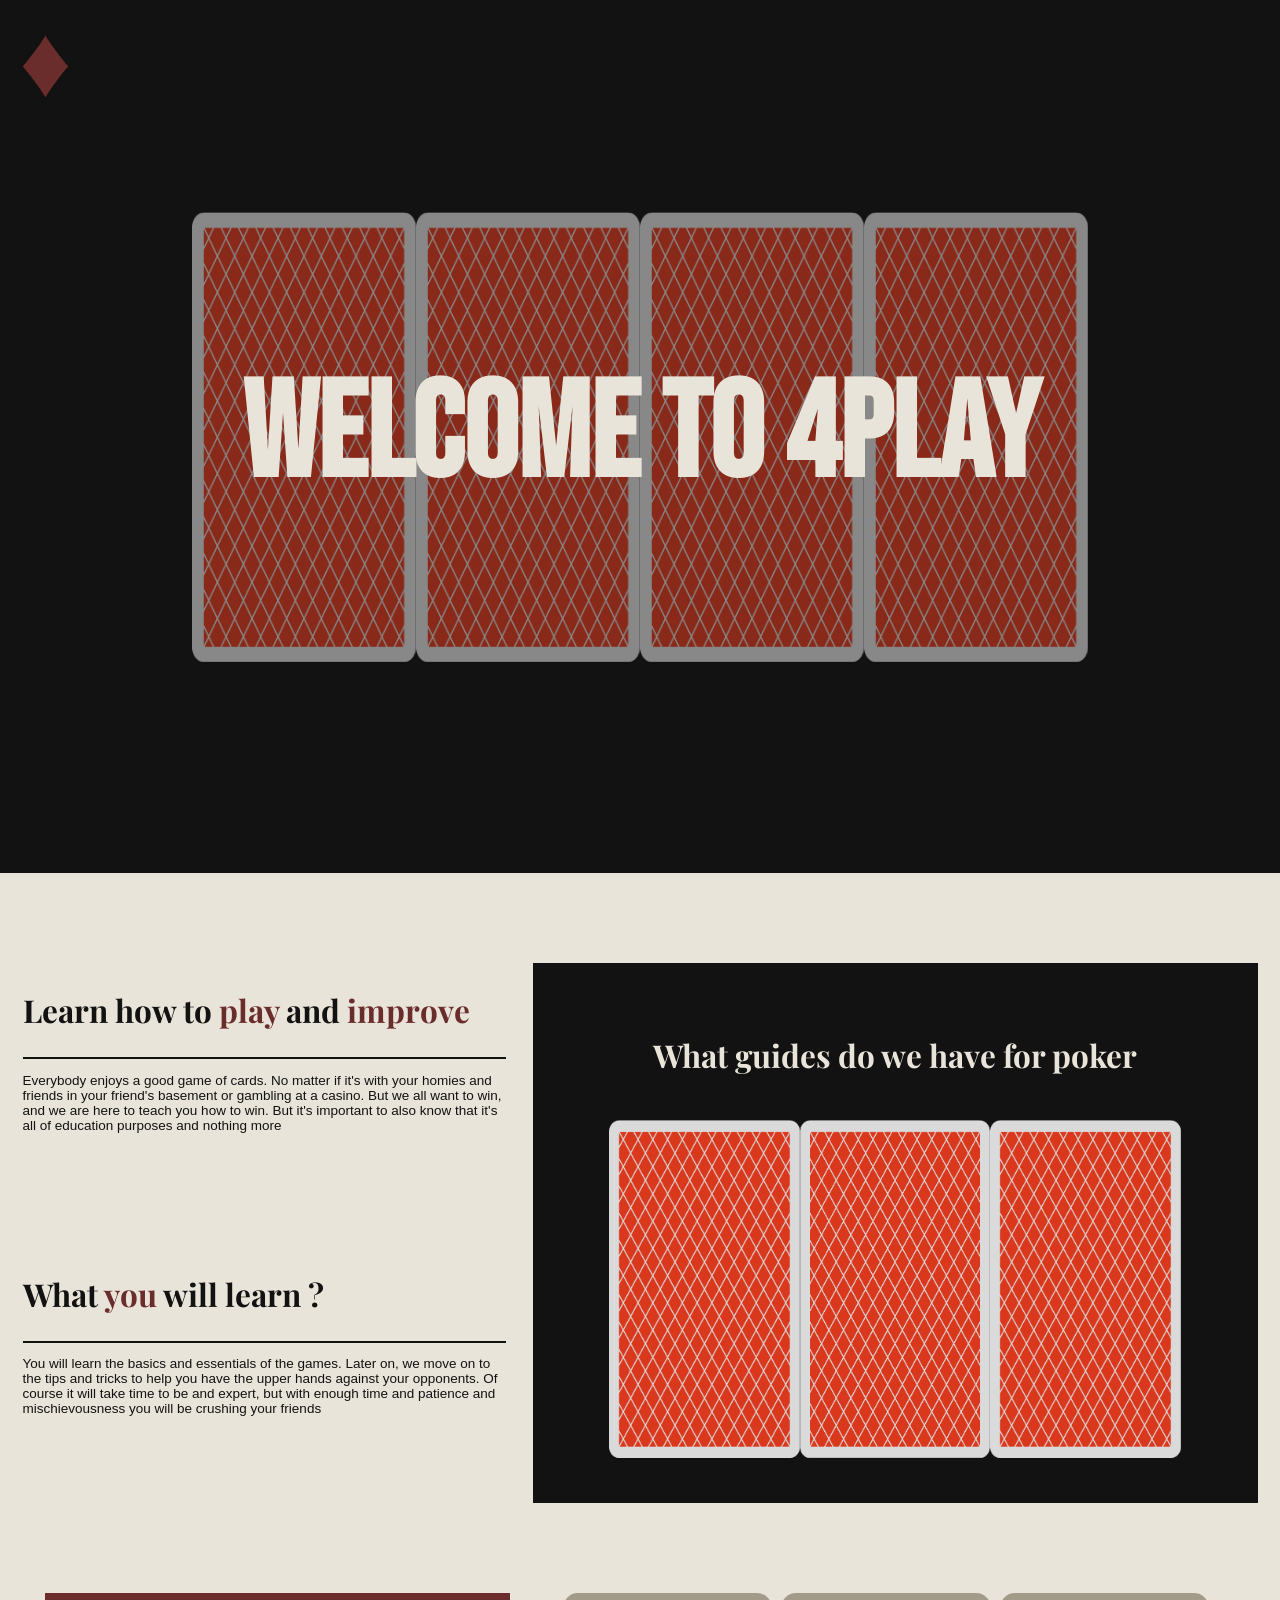
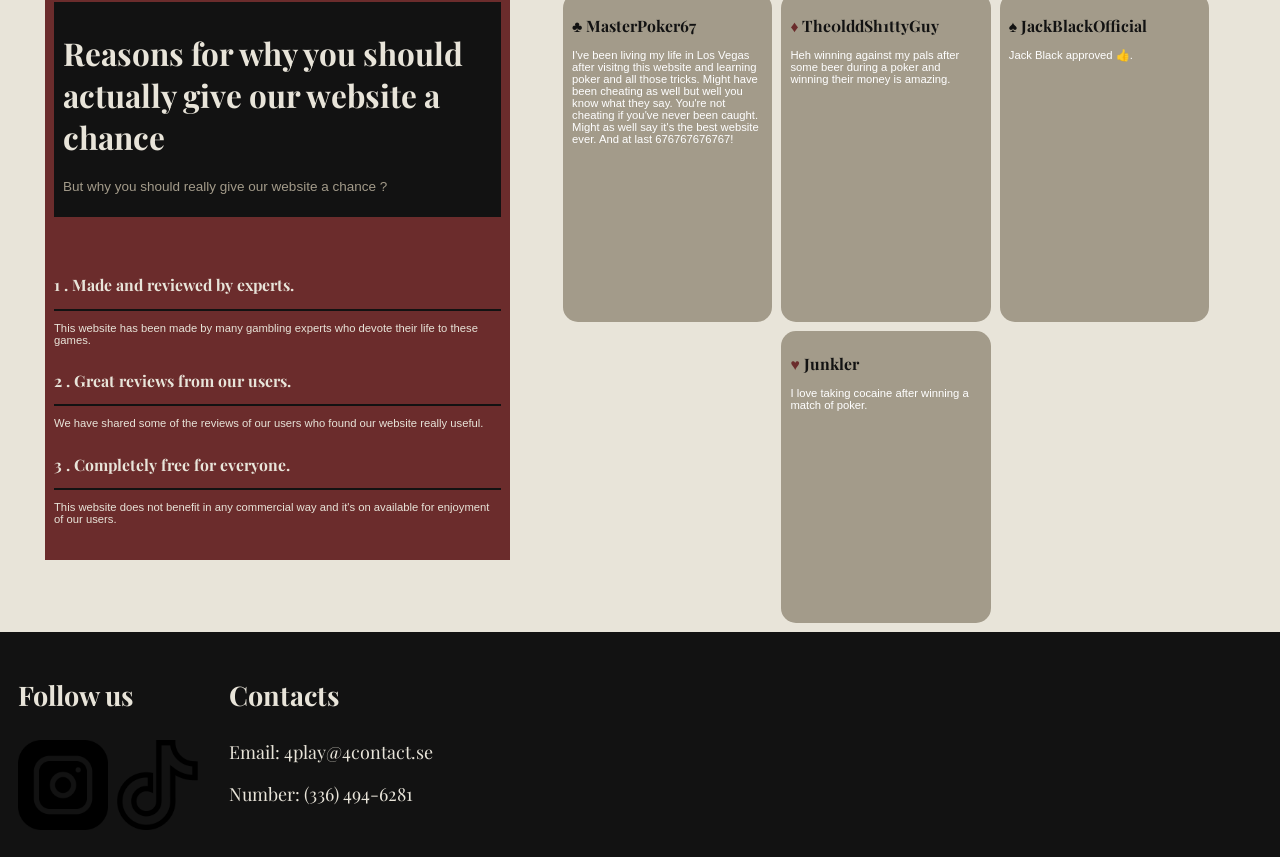
<file: index.html>
<!DOCTYPE html>
<html lang="en">
<head>
  <meta charset="UTF-8">
  <meta name="viewport" content="width=device-width, initial-scale=1.0">
  <link rel="preconnect" href="https://fonts.googleapis.com">
  <link rel="preconnect" href="https://fonts.gstatic.com" crossorigin>
  <link href="https://fonts.googleapis.com/css2?family=Archivo+Black&family=Bebas+Neue&display=swap&family=Playfair+Display:ital,wght@0,400..900;1,400..900&display=swap" rel="stylesheet">
  <link rel="stylesheet" href="./css/style.css">
  <title>4Play</title>
</head>
<body>

  <nav class="navigation">
    <ul>
      <li class="nav-items"><a href="index.html">Main</a></li>
      <li class="nav-items"><a href="poker.html">Basics</a></li>
      <li class="nav-items"><a href="tips.html">Tips & tricks</a></li>
      <li class="nav-items"><a href="hands.html">Poker hands</a></li>
    </ul>
  </nav>

  <div class="fade-layer"></div>
  
  <div class="menu-button">
    <i class="menu-icon"><b>♦</b></i>
  </div>


  <div class="main-page">
    <h1 class="main-page-h"><b>Welcome to 4Play</b></h1>
    <div class="cards main-cards">
      <div class="card main-card">
        <img  class="front-card" src="img/playingcards_bridgesize_png/C-1.png" alt="">
        <img class="back-card" src="img/playingcards_bridgesize_png/Back-R.png" alt="">
      </div>
      <div class="card main-card"> 
        <img class="front-card" src="img/playingcards_bridgesize_png/D-1.png" alt="">
        <img class="back-card" src="img/playingcards_bridgesize_png/Back-R.png" alt="">
      </div>
      <div class="card main-card"> 
        <img class="front-card" src="img/playingcards_bridgesize_png/S-1.png" alt="">
        <img class="back-card" src="img/playingcards_bridgesize_png/Back-R.png" alt="">
      </div>
      <div class="card main-card">
        <img class="front-card" src="img/playingcards_bridgesize_png/H-1.png" alt=""> 
        <img class="back-card" src="img/playingcards_bridgesize_png/Back-R.png" alt="">
      </div>
    </div>

  </div>


  <div class="wrapper" id="about">

    <div id="about-intro">
      <h2 class="h-about">
        Learn how to <span class="highlight">play</span> and <span class="highlight">improve</span>
      </h2>

      <div class="about-line"></div>

      <p class="p-about">
        Everybody enjoys a good game of cards. No matter if it's with your homies and friends in your friend's basement or gambling at a casino. But we all want to win, and we are here to teach you how to win. But it's important to also know that it's all of education purposes and nothing more
      </p>
    </div>

    <div id="game">
      <h2 id="h2-about">What guides do we have for poker</h2>

      <div class="cards" id="about-cards">

        <div class="card about-card" >
          <div class="front-card"> 
            <h2>Basics</h2>
            <p>New to poker? This section covers the fundamentals you need to start playing. Learn how the game works, the basic rules, and what happens during a round. It’s a quick and easy way to understand the flow of the game before moving on to strategy.</p>
          </div>
          <img class="back-card" src="img/playingcards_bridgesize_png/Back-R.png" alt="">
        </div>

        <div class="card about-card" >
          <div class="front-card">
            <h2>Poker hands</h2>
            <p>Not sure which hands are strong or weak? Here you’ll find all poker hand rankings explained from best to worst. Knowing your hands is essential, since every decision you make depends on how strong your cards are.</p>
          </div>
          <img class="back-card" src="img/playingcards_bridgesize_png/Back-R.png" alt="">
        </div>

        <div class="card about-card" >
          <div class="front-card">
            <h2>Tips and Tricks</h2>
            <p>Want to improve your game? This section gives you simple but effective tips to play smarter. Learn how to avoid common mistakes, make better decisions, and gain an edge over other players.</p>
          </div>
          <img class="back-card" src="img/playingcards_bridgesize_png/Back-R.png" alt="">
        </div>

      </div>
    </div>


    <div id="learn">
      <h2 class="h-about">What <span class="highlight">you</span> will learn ?</h2>
      <div class="about-line"></div>
      <p class="p-about">You will learn the basics and essentials of the games. Later on, we move on to the tips and tricks to help you have the upper hands against your opponents. Of course it will take time to be and expert, but with enough time and patience and mischievousness you will be crushing your friends</p>
    </div>
  </div>

  <div class="wrapper" id="benefits-wrapper">

      <div id="reasons-for-why">

        <div id="header-benefits">
          <h1 id="h-main-benefit">Reasons for why you should actually give our website a chance</h1>
          <p id="p-main-benefit">But why you should really give our website a chance ?</p>
        </div>

        <div id="benefits">
          <div class="benefit">
            <h2 class="h-benefit"><b>1 . Made and reviewed by experts.</b></h2>
            <div class="about-line"></div>
            <p class="p-benefit">This website has been made by many gambling experts who devote their life to these games.</p>
          </div>

          <div class="benefit">
            <h2 class="h-benefit"><b>2 . Great reviews from our users.</b></h2>
            <div class="about-line"></div>
            <p class="p-benefit">We have shared some of the reviews of our users who found our website really useful.</p>
          </div>

          <div class="benefit">
            <h2 class="h-benefit"><b>3 . Completely free for everyone.</b></h2>
            <div class="about-line"></div>
            <p class="p-benefit">This website does not benefit in any commercial way and it's on available for enjoyment of our users.</p>
          </div>
        </div>
      </div>

      <div id="reviews">
        <div class="review">

          <h2 class="user"> <span class="symbols black">♣</span> MasterPoker67</h2>
          <p class="user-review">I've been living my life in Los Vegas after visitng this website and learning poker and all those tricks. Might have been cheating as well but well you know what they say. You're not cheating if you've never been caught. 
            Might as well say it's the best website ever. And at last 676767676767!
          </p>

        </div>
        <div class="review">

          <h2 class="user"> <span class="symbols red">♦</span> The0lddSh1ttyGuy</h2>
          <p class="user-review">Heh winning against my pals after some beer during a poker and winning their money is amazing.</p>

        </div>
        <div class="review">

          <h2 class="user"> <span class="symbols black">♠</span> JackBlackOfficial</h2>
          <p class="user-review"> Jack Black approved 👍.</p>

        </div>
        <div class="review">

          <h2 class="user"> <span class="symbols red">♥</span> Junkler</h2>
          <p class="user-review">I love taking cocaine after winning a match of poker.</p>

        </div>
        
      </div>
  </div>



  <div class="wrapperr" id="contact">
      <div class="follow">
          <h3 class="contact-header">Follow us</h3>
          <a href=""><img src="img/instagram.png" alt="" class="contact-image"></a>
          <a href=""><img src="img/tik-tok.png" alt="" class="contact-image"></a>
      </div>
      <div class="contact-list-">
          <h3 class="contact-header">Contacts</h3>
          <p class="contact-text">Email: 4play@4contact.se</p>
          <p class="contact-text">Number: (336) 494-6281</p>
      </div>
  </div>

  <script src="js/main.js"></script>
</body>
</html>
</file>
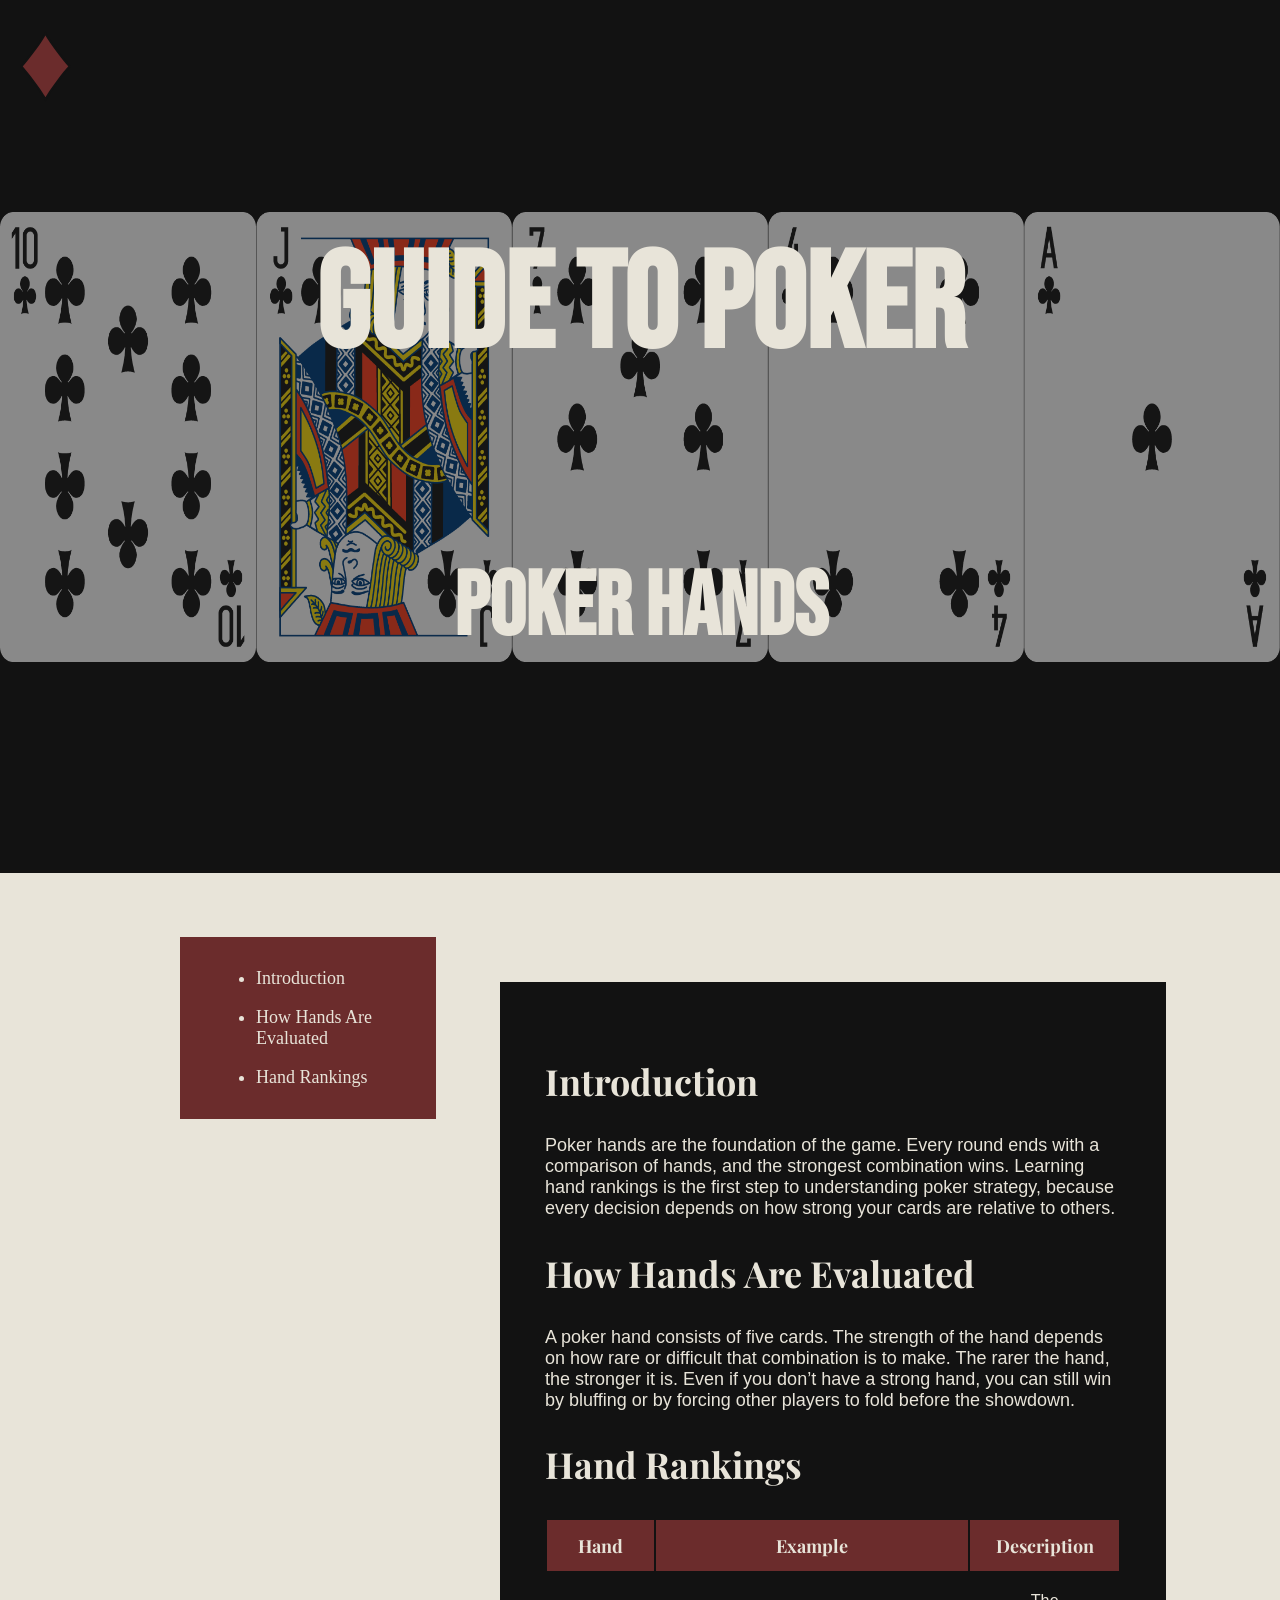
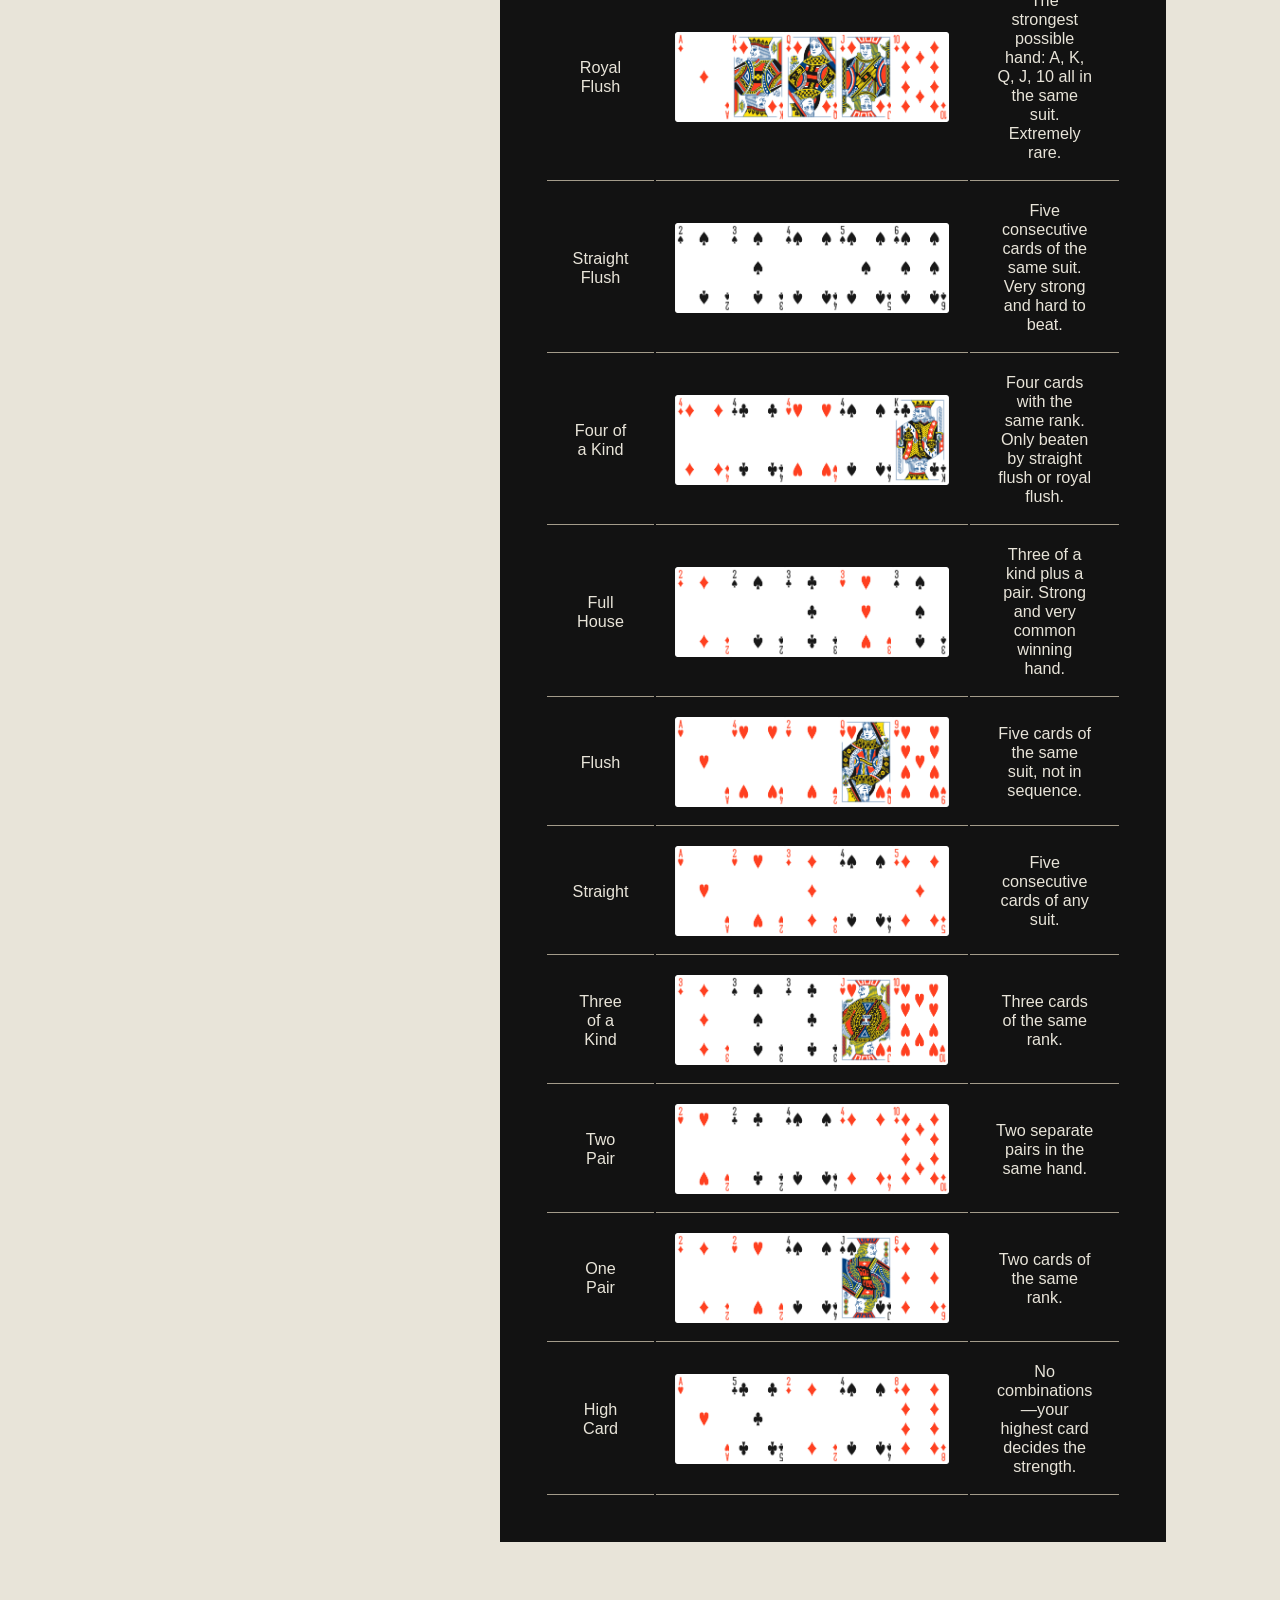
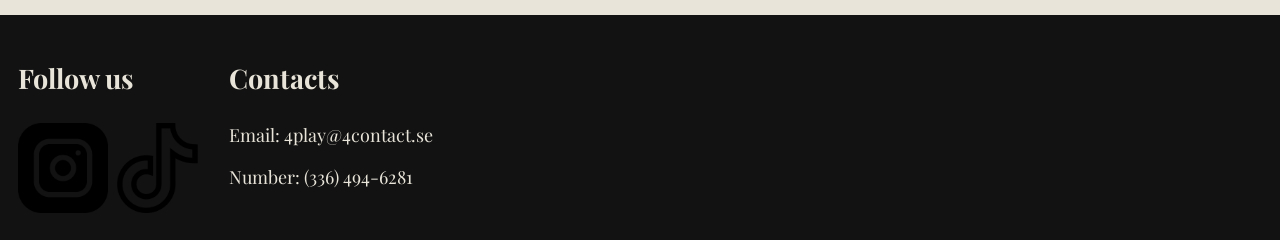
<file: hands.html>
<!DOCTYPE html>
<html lang="en">
<head>
    <meta charset="UTF-8">
    <meta name="viewport" content="width=device-width, initial-scale=1.0">
    <link rel="preconnect" href="https://fonts.googleapis.com">
    <link rel="preconnect" href="https://fonts.gstatic.com" crossorigin>
    <link href="https://fonts.googleapis.com/css2?family=Bebas+Neue&display=swap&family=Playfair+Display:ital,wght@0,400..900;1,400..900&display=swap" rel="stylesheet">
    <link rel="stylesheet" href="./css/style.css">
    <title>4Play</title>
</head>
<body>
    <nav class="navigation">
        <ul>
            <li class="nav-items"><a href="index.html">Main</a></li>
            <li class="nav-items"><a href="poker.html">Basics</a></li>
            <li class="nav-items"><a href="tips.html">Tips & tricks</a></li>
            <li class="nav-items"><a href="hands.html">Poker hands</a></li>
        </ul>
    </nav>

    <div class="fade-layer"></div>
    
    <div class="menu-button">
        <i class="menu-icon"><b>♦</b></i>
    </div>
    <div class="main-page" id="main">
        <h1 class="main-page-h"><b>GUIDE TO POKER</b></h1>
        <h2 class="main-page-sub"><b>Poker hands</b></h2>
        <div class="cards main-cards">
            <img src="img/playingcards_bridgesize_png/C-10.png" alt="" class="royal-flush main-card">
            <img src="img/playingcards_bridgesize_png/C-11.png" alt="" class="royal-flush main-card">
            <img src="img/playingcards_bridgesize_png/C-7.png" alt="" class="royal-flush main-card">
            <img src="img/playingcards_bridgesize_png/C-4.png" alt="" class="royal-flush main-card">
            <img src="img/playingcards_bridgesize_png/C-1.png" alt="" class="royal-flush main-card">
        </div>
    </div>
    <div id="main-basics">
        <div id="table-content">
            <ul id="list">
                <li class="list-content"><a href="#intro">Introduction</a></li>
                <li class="list-content"><a href="#Elv">How Hands Are Evaluated</a></li>
                <li class="list-content"><a href="#hands">Hand Rankings</a></li>
            </ul>
        </div>
        <div id="main-articale">
            <div class="articale-parts" id="intro">
                <h2 class="articale-headers">Introduction</h2>
                <p class="articale-paragraphs">
                   Poker hands are the foundation of the game. Every round ends with a comparison of hands, and the strongest combination wins. Learning hand rankings is the first step to understanding poker strategy, because every decision depends on how strong your cards are relative to others.
                </p>
            </div>
            <div class="articale-parts" id="Elv">
                <h2 class="articale-headers">How Hands Are Evaluated</h2>
                <p class="articale-paragraphs">
                   A poker hand consists of five cards. The strength of the hand depends on how rare or difficult that combination is to make. The rarer the hand, the stronger it is. Even if you don’t have a strong hand, you can still win by bluffing or by forcing other players to fold before the showdown.
                </p>
            </div>
            <div class="articale-parts" id="hands">
                <h2 class="articale-headers">Hand Rankings</h2>
                <table class="hands-table">
                    <thead>
                        <tr>
                            <th>Hand</th>
                            <th>Example</th>
                            <th>Description</th>
                        </tr>
                    </thead>
                    <tbody>
                        <tr>
                            <td>Royal Flush</td>
                            <td>
                                <div class="hand-example">
                                    <img src="img/playingcards_bridgesize_png/D-1.png" alt="">
                                    <img src="img/playingcards_bridgesize_png/D-13.png" alt="">
                                    <img src="img/playingcards_bridgesize_png/D-12.png" alt="">
                                    <img src="img/playingcards_bridgesize_png/D-11.png" alt="">
                                    <img src="img/playingcards_bridgesize_png/D-10.png" alt="">
                                </div>
                            </td>
                            <td>The strongest possible hand: A, K, Q, J, 10 all in the same suit. Extremely rare.</td>
                        </tr>
                        <tr>
                            <td>Straight Flush</td>
                            <td>
                                <div class="hand-example">
                                    <img src="img/playingcards_bridgesize_png/S-2.png" alt="">
                                    <img src="img/playingcards_bridgesize_png/S-3.png" alt="">
                                    <img src="img/playingcards_bridgesize_png/S-4.png" alt="">
                                    <img src="img/playingcards_bridgesize_png/S-5.png" alt="">
                                    <img src="img/playingcards_bridgesize_png/S-6.png" alt="">
                                </div>
                            </td>
                            <td>Five consecutive cards of the same suit. Very strong and hard to beat.</td>
                        </tr>
                        <tr>
                            <td>Four of a Kind</td>
                            <td>
                                <div class="hand-example">
                                    <img src="img/playingcards_bridgesize_png/D-4.png" alt="">
                                    <img src="img/playingcards_bridgesize_png/C-4.png" alt="">
                                    <img src="img/playingcards_bridgesize_png/H-4.png" alt="">
                                    <img src="img/playingcards_bridgesize_png/S-4.png" alt="">
                                    <img src="img/playingcards_bridgesize_png/C-13.png" alt="">
                                </div>
                            </td>
                            <td>Four cards with the same rank. Only beaten by straight flush or royal flush.</td>
                        </tr>
                        <tr>
                            <td>Full House</td>
                            <td>
                                <div class="hand-example">
                                    <img src="img/playingcards_bridgesize_png/D-2.png" alt="">
                                    <img src="img/playingcards_bridgesize_png/S-2.png" alt="">
                                    <img src="img/playingcards_bridgesize_png/C-3.png" alt="">
                                    <img src="img/playingcards_bridgesize_png/H-3.png" alt="">
                                    <img src="img/playingcards_bridgesize_png/S-3.png" alt="">
                                </div>
                            </td>
                            <td>Three of a kind plus a pair. Strong and very common winning hand.</td>
                        </tr>
                        <tr>
                            <td>Flush</td>
                            <td>
                                <div class="hand-example">
                                    <img src="img/playingcards_bridgesize_png/H-1.png" alt="">
                                    <img src="img/playingcards_bridgesize_png/H-4.png" alt="">
                                    <img src="img/playingcards_bridgesize_png/H-2.png" alt="">
                                    <img src="img/playingcards_bridgesize_png/H-12.png" alt="">
                                    <img src="img/playingcards_bridgesize_png/H-9.png" alt="">
                                </div>
                            </td>
                            <td>Five cards of the same suit, not in sequence.</td>
                        </tr>
                        <tr>
                            <td>Straight</td>
                            <td>
                                <div class="hand-example">
                                    <img src="img/playingcards_bridgesize_png/H-1.png" alt="">
                                    <img src="img/playingcards_bridgesize_png/H-2.png" alt="">
                                    <img src="img/playingcards_bridgesize_png/D-3.png" alt="">
                                    <img src="img/playingcards_bridgesize_png/S-4.png" alt="">
                                    <img src="img/playingcards_bridgesize_png/D-5.png" alt="">
                                </div>
                            </td>
                            <td>Five consecutive cards of any suit.</td>
                        </tr>
                        <tr>
                            <td>Three of a Kind</td>
                            <td>
                                <div class="hand-example">
                                    <img src="img/playingcards_bridgesize_png/D-3.png" alt="">
                                    <img src="img/playingcards_bridgesize_png/S-3.png" alt="">
                                    <img src="img/playingcards_bridgesize_png/C-3.png" alt="">
                                    <img src="img/playingcards_bridgesize_png/H-11.png" alt="">
                                    <img src="img/playingcards_bridgesize_png/H-10.png" alt="">
                                </div>
                            </td>
                            <td>Three cards of the same rank.</td>
                        </tr>
                        <tr>
                            <td>Two Pair</td>
                            <td>
                                <div class="hand-example">
                                    <img src="img/playingcards_bridgesize_png/H-2.png" alt="">
                                    <img src="img/playingcards_bridgesize_png/C-2.png" alt="">
                                    <img src="img/playingcards_bridgesize_png/S-4.png" alt="">
                                    <img src="img/playingcards_bridgesize_png/D-4.png" alt="">
                                    <img src="img/playingcards_bridgesize_png/D-10.png" alt="">
                                </div>
                            </td>
                            <td>Two separate pairs in the same hand.</td>
                        </tr>
                        <tr>
                            <td>One Pair</td>
                            <td>
                                <div class="hand-example">
                                    <img src="img/playingcards_bridgesize_png/D-2.png" alt="">
                                    <img src="img/playingcards_bridgesize_png/H-2.png" alt="">
                                    <img src="img/playingcards_bridgesize_png/S-4.png" alt="">
                                    <img src="img/playingcards_bridgesize_png/S-11.png" alt="">
                                    <img src="img/playingcards_bridgesize_png/D-6.png" alt="">
                                </div>
                            </td>
                            <td>Two cards of the same rank.</td>
                        </tr>
                        <tr>
                            <td>High Card</td>
                            <td>
                                <div class="hand-example">
                                    <img src="img/playingcards_bridgesize_png/H-1.png" alt="">
                                    <img src="img/playingcards_bridgesize_png/C-5.png" alt="">
                                    <img src="img/playingcards_bridgesize_png/D-2.png" alt="">
                                    <img src="img/playingcards_bridgesize_png/S-4.png" alt="">
                                    <img src="img/playingcards_bridgesize_png/D-8.png" alt="">
                                </div>
                            </td>
                            <td>No combinations—your highest card decides the strength.</td>
                        </tr>
                    </tbody>
                </table>
            </div>
        </div>
    </div>

    <div class="wrapperr" id="contact">
      <div class="follow">
          <h3 class="contact-header">Follow us</h3>
          <a href=""><img src="img/instagram.png" alt="" class="contact-image"></a>
          <a href=""><img src="img/tik-tok.png" alt="" class="contact-image"></a>
      </div>
      <div class="contact-list-">
          <h3 class="contact-header">Contacts</h3>
          <p class="contact-text">Email: 4play@4contact.se</p>
          <p class="contact-text">Number: (336) 494-6281</p>
      </div>
  </div>
    <script src="js/main.js"></script> 
</body>
</html>
</file>
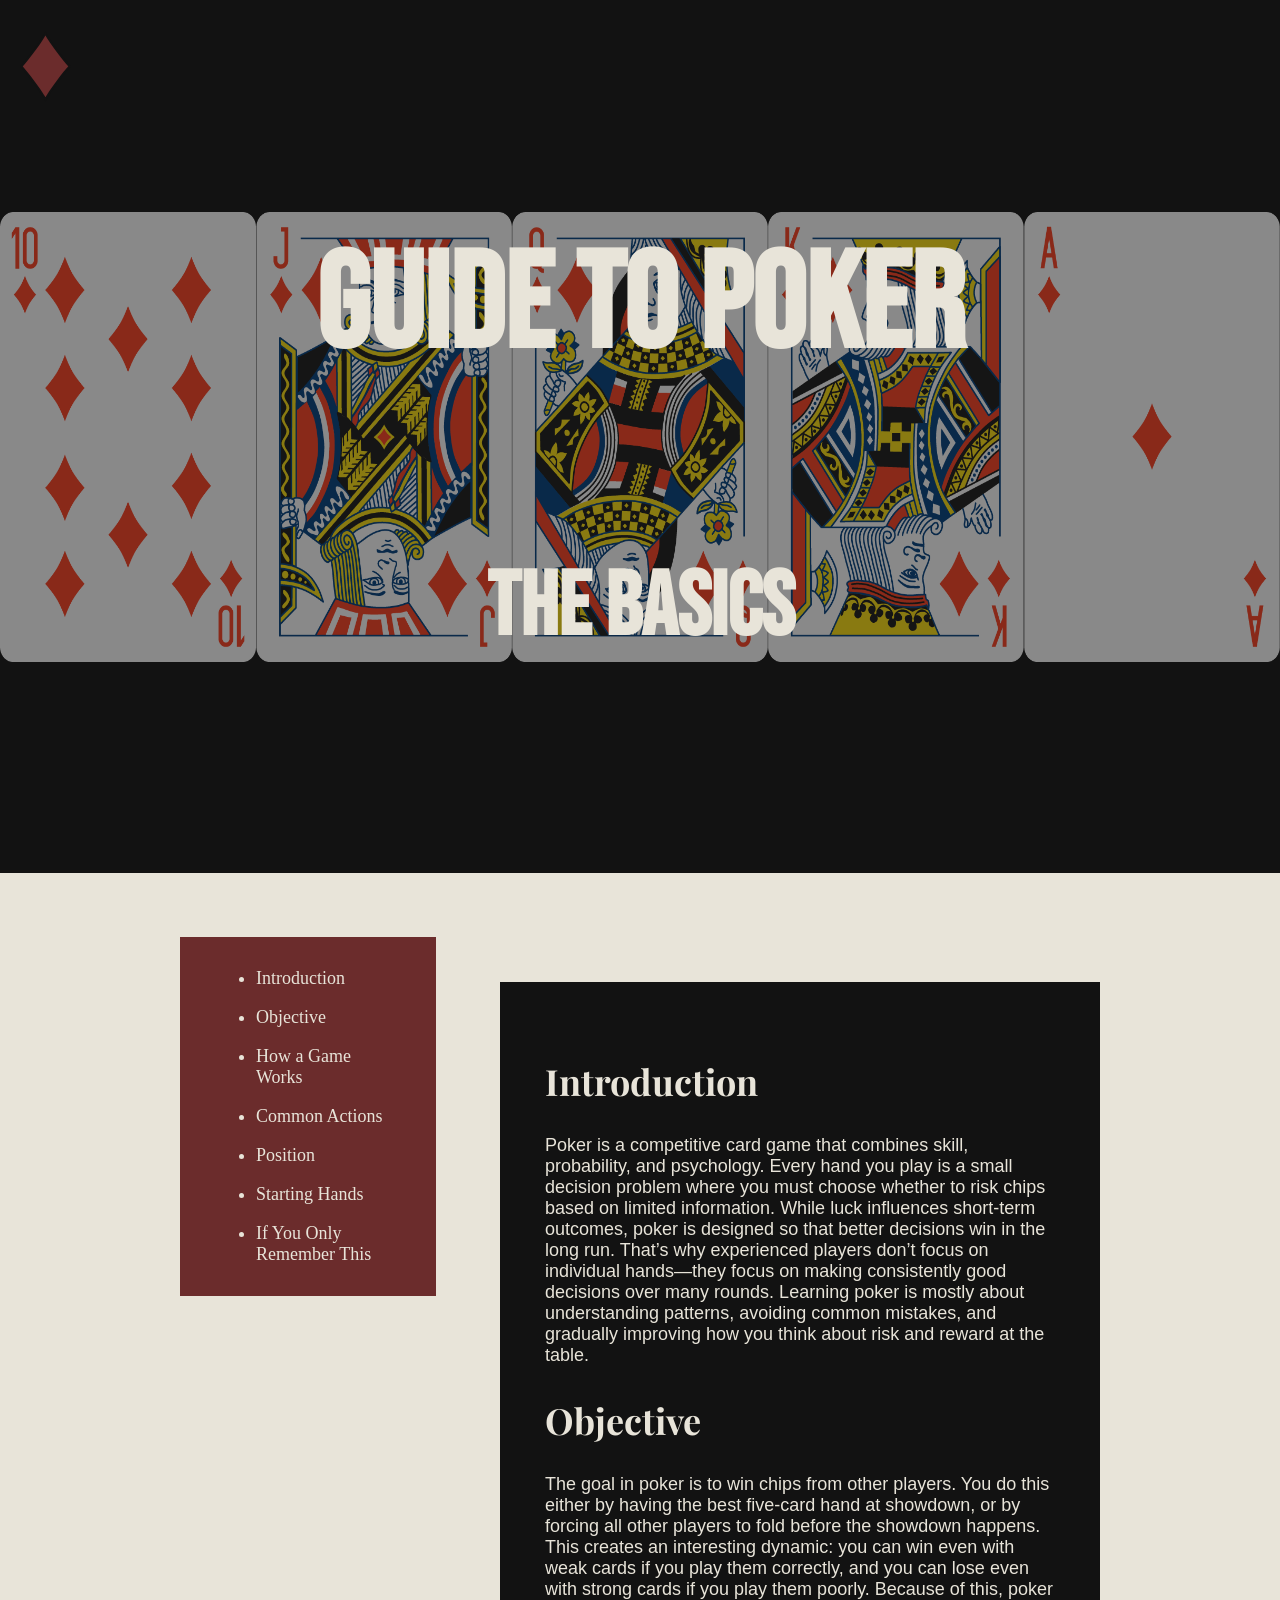
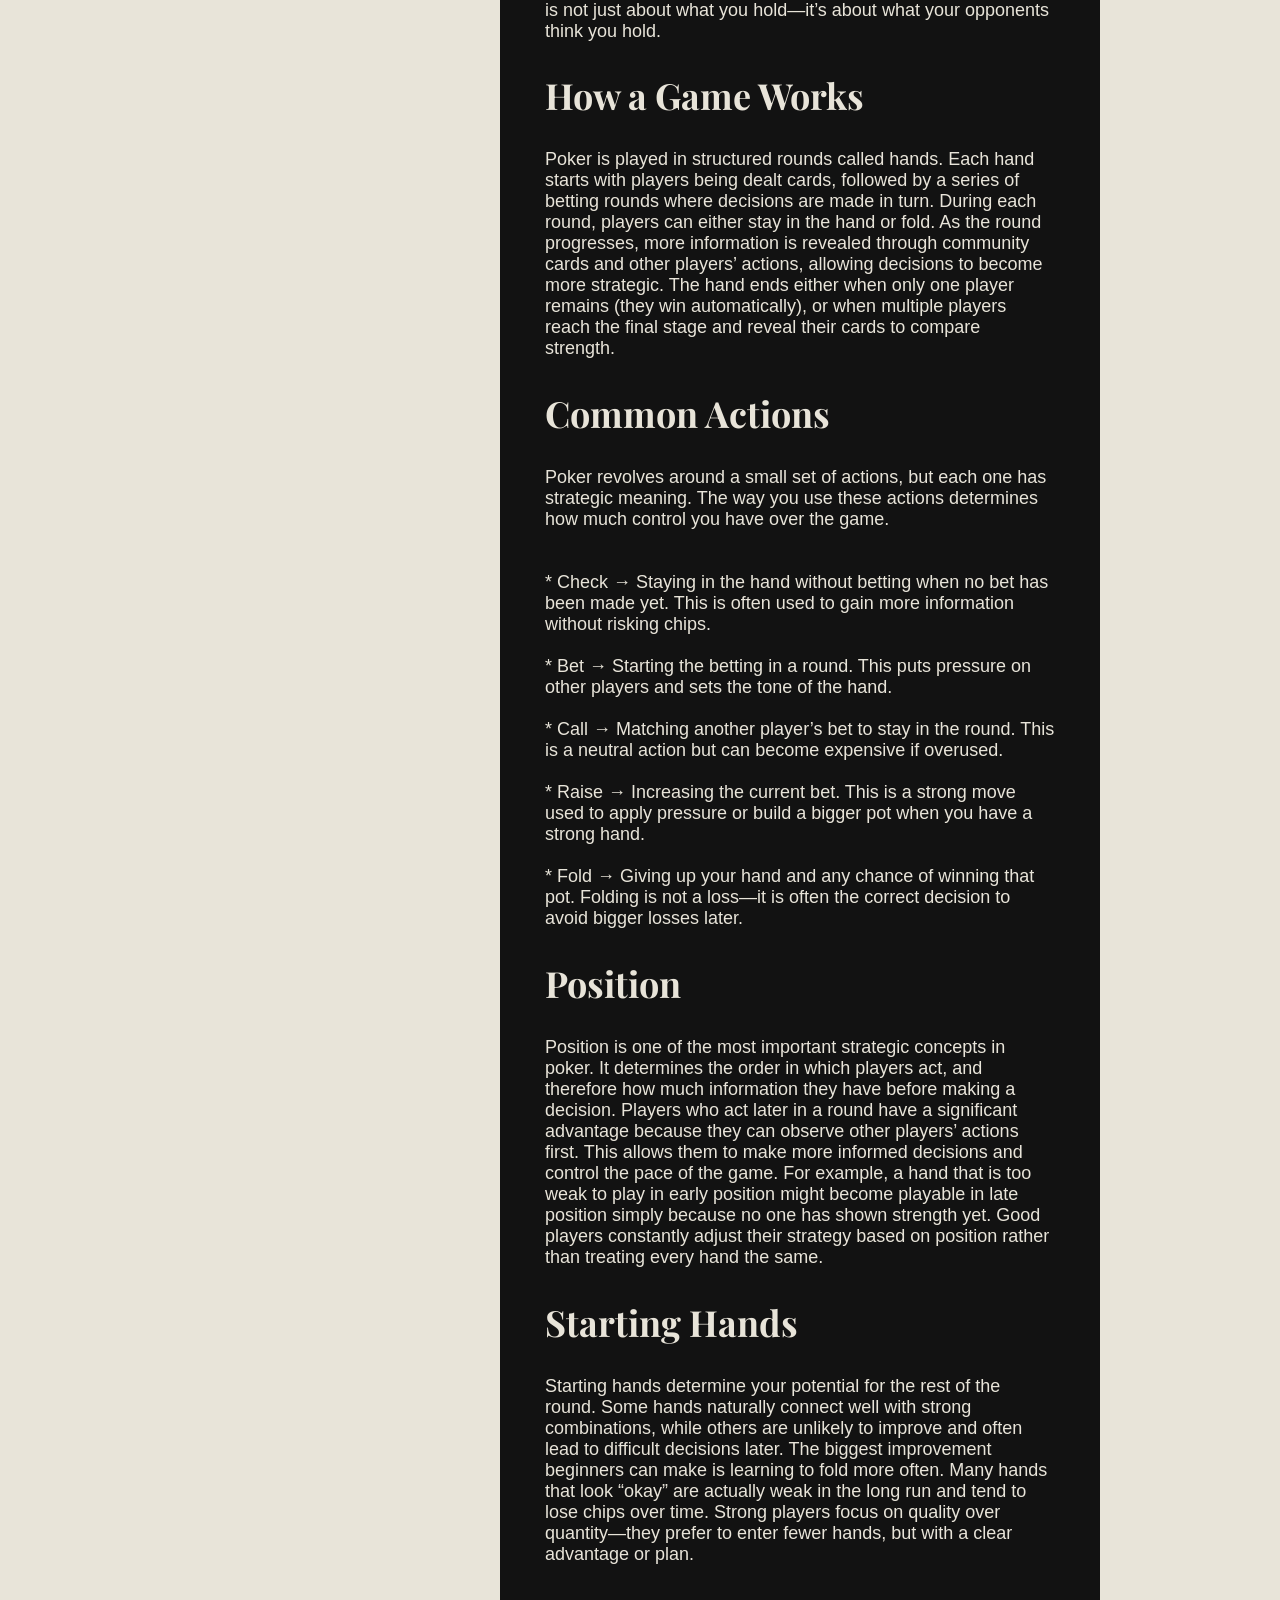
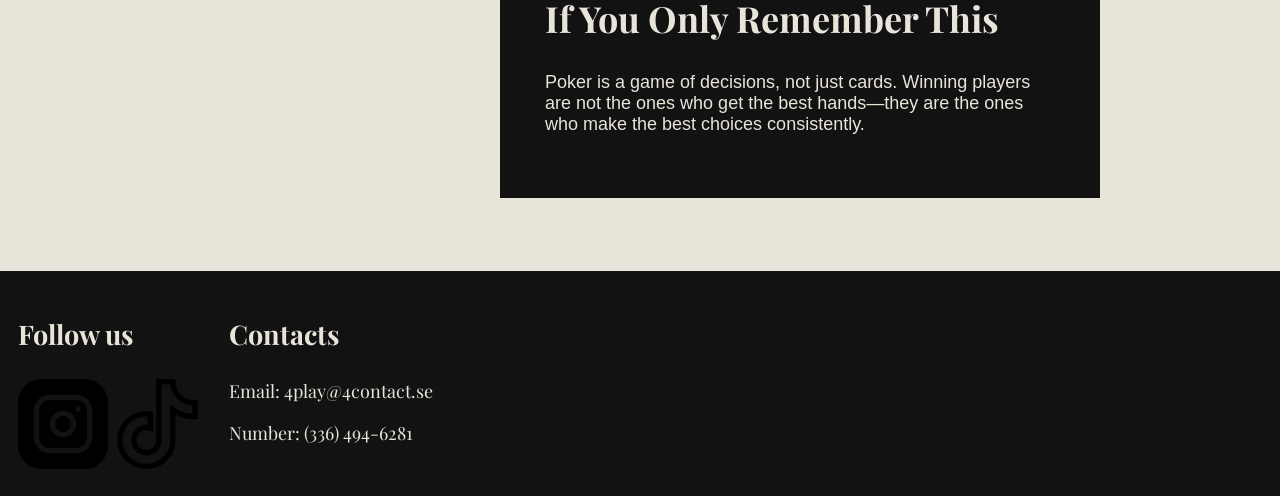
<file: poker.html>
<!DOCTYPE html>
<html lang="en">
<head>
    <meta charset="UTF-8">
    <meta name="viewport" content="width=device-width, initial-scale=1.0">
    <link rel="preconnect" href="https://fonts.googleapis.com">
    <link rel="preconnect" href="https://fonts.gstatic.com" crossorigin>
    <link href="https://fonts.googleapis.com/css2?family=Bebas+Neue&display=swap&family=Playfair+Display:ital,wght@0,400..900;1,400..900&display=swap" rel="stylesheet">
    <link rel="stylesheet" href="./css/style.css">
    <title>4Play</title>
</head>
<body>
    <nav class="navigation">
        <ul>
            <li class="nav-items"><a href="index.html">Main</a></li>
            <li class="nav-items"><a href="poker.html">Basics</a></li>
            <li class="nav-items"><a href="tips.html">Tips & tricks</a></li>
            <li class="nav-items"><a href="hands.html">Poker hands</a></li>
        </ul>
    </nav>

    <div class="fade-layer"></div>
    
    <div class="menu-button">
        <i class="menu-icon"><b>♦</b></i>
    </div>
    <div class="main-page" id="main">
        <h1 class="main-page-h"><b>GUIDE TO POKER</b></h1>
        <h2 class="main-page-sub"><b>The Basics</b></h2>
        <div class="cards main-cards">
            <img src="img/playingcards_bridgesize_png/D-10.png" alt="" class="royal-flush main-card">
            <img src="img/playingcards_bridgesize_png/D-11.png" alt="" class="royal-flush main-card">
            <img src="img/playingcards_bridgesize_png/D-12.png" alt="" class="royal-flush main-card">
            <img src="img/playingcards_bridgesize_png/D-13.png" alt="" class="royal-flush main-card">
            <img src="img/playingcards_bridgesize_png/D-1.png" alt="" class="royal-flush main-card">
        </div>
    </div>
    <div id="main-basics">
        <div id="table-content">
            <ul id="list">
                <li class="list-content"><a href="#intro">Introduction</a></li>
                <li class="list-content"><a href="#obj">Objective</a></li>
                <li class="list-content"><a href="#HGW">How a Game Works</a></li>
                <li class="list-content"><a href="#CA">Common Actions</a></li>
                <li class="list-content"><a href="#Pos">Position</a></li>
                <li class="list-content"><a href="#sh">Starting Hands</a></li>
                <li class="list-content"><a href="#iyort">If You Only Remember This</a></li>
            </ul>
        </div>
        <div id="main-articale">
            <div class="articale-parts" id="intro">
                <h2 class="articale-headers">Introduction</h2>
                <p class="articale-paragraphs">
                    Poker is a competitive card game that combines skill, probability, and psychology. Every hand you play is a small decision problem where you must choose whether to risk chips based on limited information.
                    While luck influences short-term outcomes, poker is designed so that better decisions win in the long run. That’s why experienced players don’t focus on individual hands—they focus on making consistently good decisions over many rounds.
                    Learning poker is mostly about understanding patterns, avoiding common mistakes, and gradually improving how you think about risk and reward at the table.
                </p>
            </div>
            <div class="articale-parts" id="Obj">
                <h2 class="articale-headers">Objective</h2>
                <p class="articale-paragraphs">
                    The goal in poker is to win chips from other players. You do this either by having the best five-card hand at showdown, or by forcing all other players to fold before the showdown happens.
                    This creates an interesting dynamic: you can win even with weak cards if you play them correctly, and you can lose even with strong cards if you play them poorly.
                    Because of this, poker is not just about what you hold—it’s about what your opponents think you hold.
                </p>
            </div>
            <div class="articale-parts" id="HGW">
                <h2 class="articale-headers">How a Game Works</h2>
                <p class="articale-paragraphs">
                    Poker is played in structured rounds called hands. Each hand starts with players being dealt cards, followed by a series of betting rounds where decisions are made in turn.
                    During each round, players can either stay in the hand or fold. As the round progresses, more information is revealed through community cards and other players’ actions, allowing decisions to become more strategic.
                    The hand ends either when only one player remains (they win automatically), or when multiple players reach the final stage and reveal their cards to compare strength.
                </p>
            </div>
            <div class="articale-parts" id="CA">
                <h2 class="articale-headers">Common Actions</h2>
                <p class="articale-paragraphs">
                    Poker revolves around a small set of actions, but each one has strategic meaning. The way you use these actions determines how much control you have over the game.<br>
                    <br>
                    <br>
                    * Check → Staying in the hand without betting when no bet has been made yet. This is often used to gain more information without risking chips. <br>
                    <br>    
                    * Bet → Starting the betting in a round. This puts pressure on other players and sets the tone of the hand. <br>
                    <br>
                    * Call → Matching another player’s bet to stay in the round. This is a neutral action but can become expensive if overused.<br>
                    <br>
                    * Raise → Increasing the current bet. This is a strong move used to apply pressure or build a bigger pot when you have a strong hand.<br>
                    <br>
                    * Fold → Giving up your hand and any chance of winning that pot. Folding is not a loss—it is often the correct decision to avoid bigger losses later.<br>
                </p>
            </div>
            <div class="articale-parts" id="Pos">
                <h2 class="articale-headers">Position</h2>
                <p class="articale-paragraphs">
                    Position is one of the most important strategic concepts in poker. It determines the order in which players act, and therefore how much information they have before making a decision.
                    Players who act later in a round have a significant advantage because they can observe other players’ actions first. This allows them to make more informed decisions and control the pace of the game.
                    For example, a hand that is too weak to play in early position might become playable in late position simply because no one has shown strength yet.
                    Good players constantly adjust their strategy based on position rather than treating every hand the same.
                </p>
            </div>
            <div class="articale-parts" id="sh">
                <h2 class="articale-headers">Starting Hands</h2>
                <p class="articale-paragraphs">
                    Starting hands determine your potential for the rest of the round. Some hands naturally connect well with strong combinations, while others are unlikely to improve and often lead to difficult decisions later.
                    The biggest improvement beginners can make is learning to fold more often. Many hands that look “okay” are actually weak in the long run and tend to lose chips over time.
                    Strong players focus on quality over quantity—they prefer to enter fewer hands, but with a clear advantage or plan.
                </p>
            </div>
            <div class="articale-parts" id="iyort">
                <h2 class="articale-headers">If You Only Remember This</h2>
                <p class="articale-paragraphs">
                    Poker is a game of decisions, not just cards. Winning players are not the ones who get the best hands—they are the ones who make the best choices consistently.
                </p>
            </div>

        </div>
    </div>

    <div class="wrapperr" id="contact">
      <div class="follow">
          <h3 class="contact-header">Follow us</h3>
          <a href=""><img src="img/instagram.png" alt="" class="contact-image"></a>
          <a href=""><img src="img/tik-tok.png" alt="" class="contact-image"></a>
      </div>
      <div class="contact-list-">
          <h3 class="contact-header">Contacts</h3>
          <p class="contact-text">Email: 4play@4contact.se</p>
          <p class="contact-text">Number: (336) 494-6281</p>
      </div>
  </div>
    <script src="js/main.js"></script> 
</body>
</html>
</file>
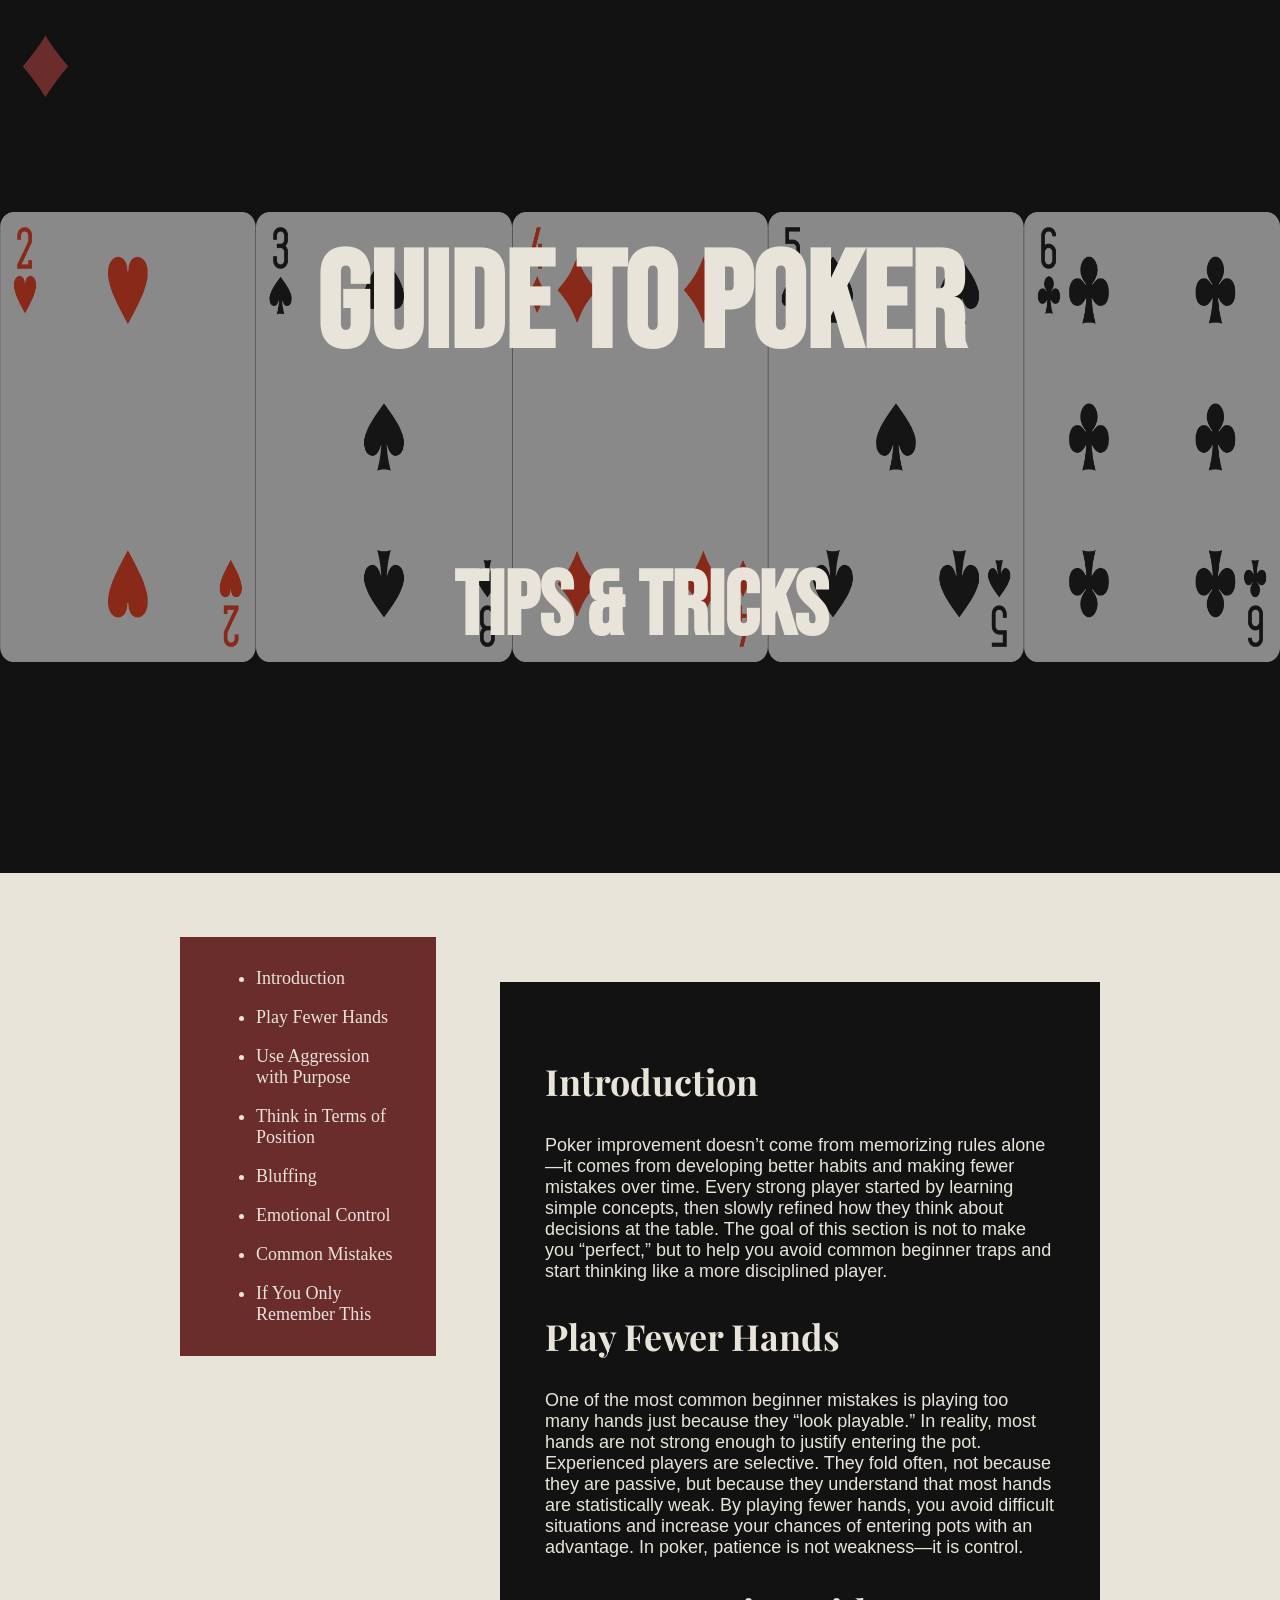
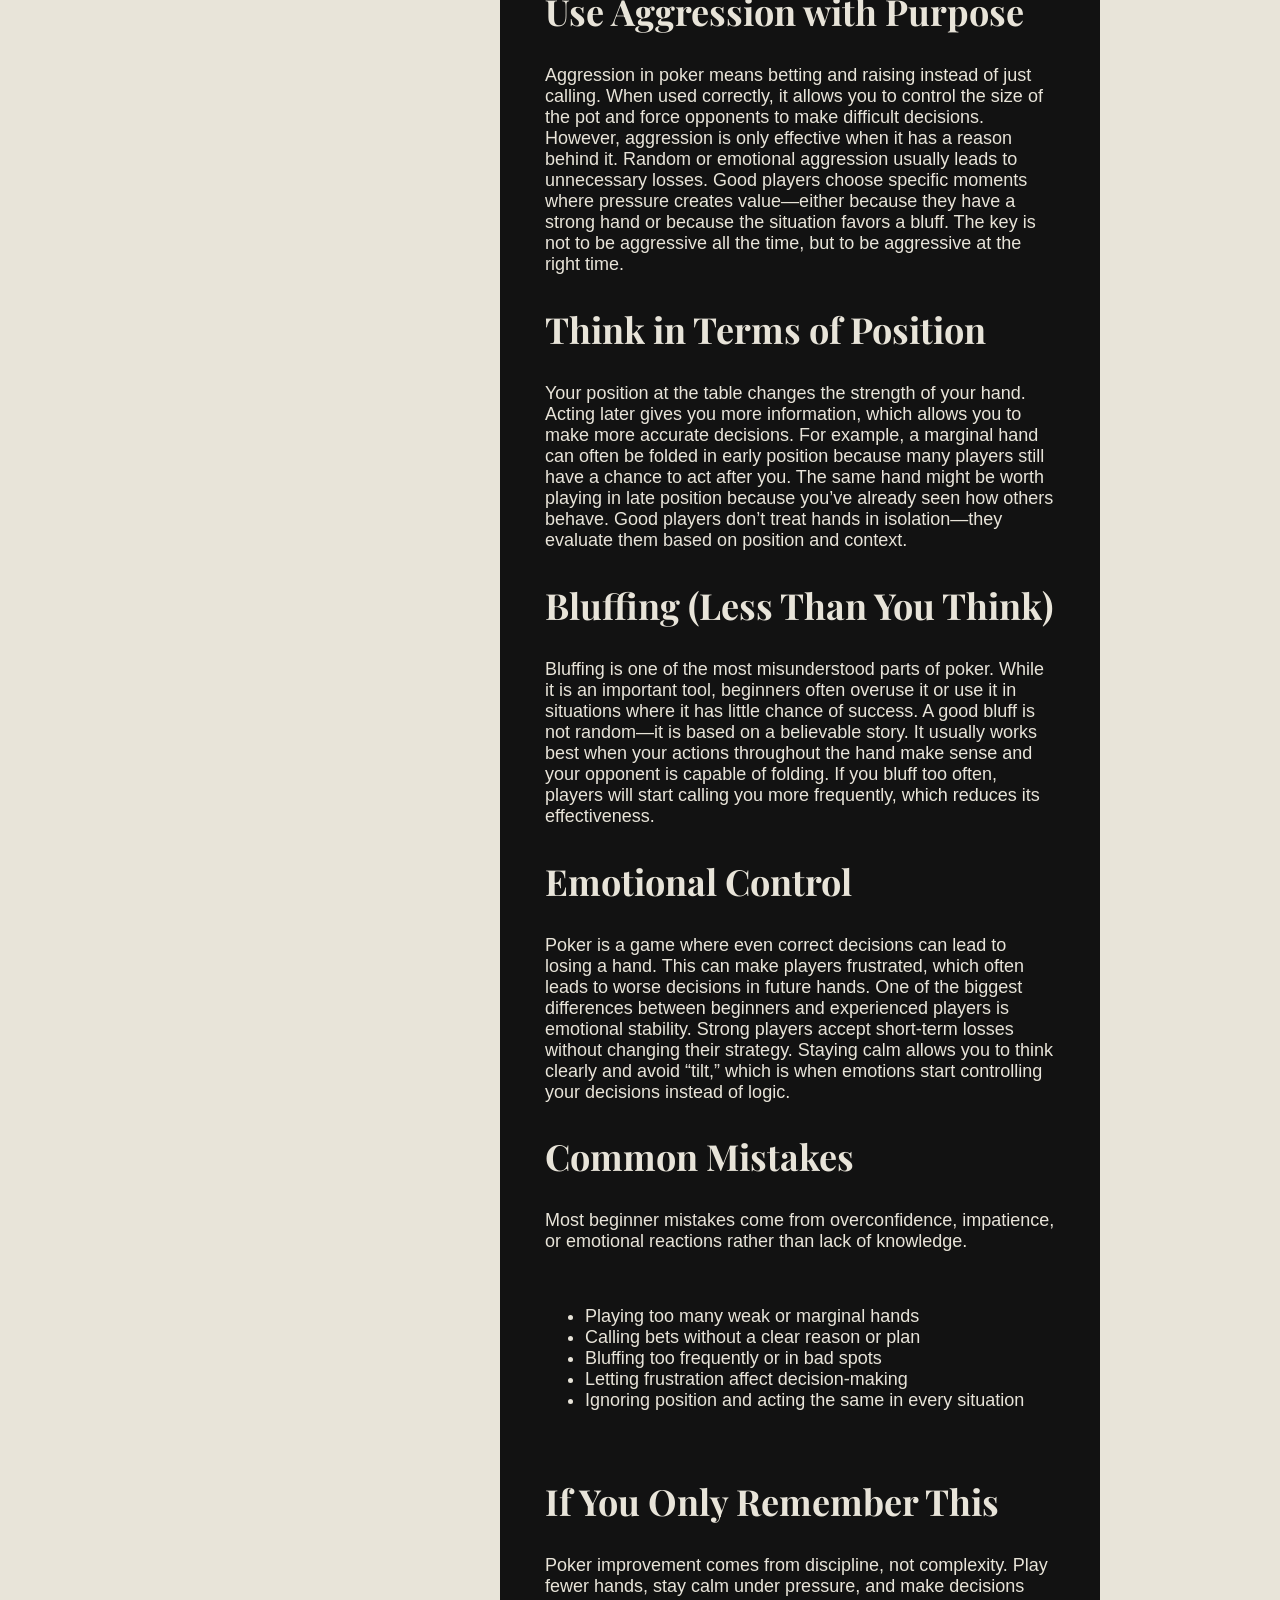
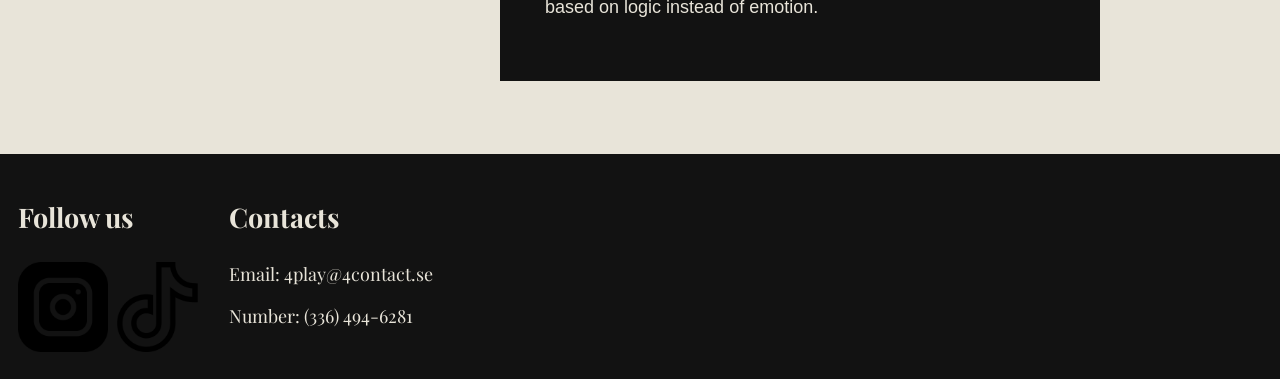
<file: tips.html>
<!DOCTYPE html>
<html lang="en">
<head>
    <meta charset="UTF-8">
    <meta name="viewport" content="width=device-width, initial-scale=1.0">
    <link rel="preconnect" href="https://fonts.googleapis.com">
    <link rel="preconnect" href="https://fonts.gstatic.com" crossorigin>
    <link href="https://fonts.googleapis.com/css2?family=Bebas+Neue&display=swap&family=Playfair+Display:ital,wght@0,400..900;1,400..900&display=swap" rel="stylesheet">
    <link rel="stylesheet" href="./css/style.css">
    <title>4Play</title>
</head>
<body>
    <nav class="navigation">
        <ul>
            <li class="nav-items"><a href="index.html">Main</a></li>
            <li class="nav-items"><a href="poker.html">Basics</a></li>
            <li class="nav-items"><a href="tips.html">Tips & tricks</a></li>
            <li class="nav-items"><a href="hands.html">Poker hands</a></li>
        </ul>
    </nav>

    <div class="fade-layer"></div>
    
    <div class="menu-button">
        <i class="menu-icon"><b>♦</b></i>
    </div>
    <div class="main-page" id="main">
        <h1 class="main-page-h"><b>GUIDE TO POKER</b></h1>
        <h2 class="main-page-sub"><b>Tips & Tricks</b></h2>
        <div class="cards main-cards">
            <img src="img/playingcards_bridgesize_png/H-2.png" alt="" class="royal-flush main-card">
            <img src="img/playingcards_bridgesize_png/S-3.png" alt="" class="royal-flush main-card">
            <img src="img/playingcards_bridgesize_png/D-4.png" alt="" class="royal-flush main-card">
            <img src="img/playingcards_bridgesize_png/S-5.png" alt="" class="royal-flush main-card">
            <img src="img/playingcards_bridgesize_png/C-6.png" alt="" class="royal-flush main-card">
        </div>
    </div>

    <div id="main-basics">
        <div id="table-content">
            <ul id="list">
                <li class="list-content"><a href="#intro">Introduction</a></li>
                <li class="list-content"><a href="#PFH">Play Fewer Hands</a></li>
                <li class="list-content"><a href="#UAWP">Use Aggression with Purpose</a></li>
                <li class="list-content"><a href="#TIT">Think in Terms of Position</a></li>
                <li class="list-content"><a href="#Bluff">Bluffing</a></li>
                <li class="list-content"><a href="#EM">Emotional Control</a></li>
                <li class="list-content"><a href="#CM">Common Mistakes</a></li>
                <li class="list-content"><a href="#iyort">If You Only Remember This</a></li>
            </ul>
        </div>
        <div id="main-articale">
            <div class="articale-parts" id="intro">
                <h2 class="articale-headers">Introduction</h2>
                <p class="articale-paragraphs">
                   Poker improvement doesn’t come from memorizing rules alone—it comes from developing better habits and making fewer mistakes over time. Every strong player started by learning simple concepts, then slowly refined how they think about decisions at the table.
                    The goal of this section is not to make you “perfect,” but to help you avoid common beginner traps and start thinking like a more disciplined player.
                </p>
            </div>
            <div class="articale-parts" id="PFH">
                <h2 class="articale-headers">Play Fewer Hands</h2>
                <p class="articale-paragraphs">
                    One of the most common beginner mistakes is playing too many hands just because they “look playable.” In reality, most hands are not strong enough to justify entering the pot.
                    Experienced players are selective. They fold often, not because they are passive, but because they understand that most hands are statistically weak. By playing fewer hands, you avoid difficult situations and increase your chances of entering pots with an advantage.
                    In poker, patience is not weakness—it is control.
                </p>
            </div>
            <div class="articale-parts" id="UAWP">
                <h2 class="articale-headers">Use Aggression with Purpose</h2>
                <p class="articale-paragraphs">
                    Aggression in poker means betting and raising instead of just calling. When used correctly, it allows you to control the size of the pot and force opponents to make difficult decisions.
                    However, aggression is only effective when it has a reason behind it. Random or emotional aggression usually leads to unnecessary losses. Good players choose specific moments where pressure creates value—either because they have a strong hand or because the situation favors a bluff.
                    The key is not to be aggressive all the time, but to be aggressive at the right time.
                </p>
            </div>
            <div class="articale-parts" id="TIT">
                <h2 class="articale-headers">Think in Terms of Position</h2>
                <p class="articale-paragraphs">
                    Your position at the table changes the strength of your hand. Acting later gives you more information, which allows you to make more accurate decisions.
                    For example, a marginal hand can often be folded in early position because many players still have a chance to act after you. The same hand might be worth playing in late position because you’ve already seen how others behave.
                    Good players don’t treat hands in isolation—they evaluate them based on position and context.
                </p>
            </div>
            <div class="articale-parts" id="Bluff">
                <h2 class="articale-headers">Bluffing (Less Than You Think)</h2>
                <p class="articale-paragraphs">
                    Bluffing is one of the most misunderstood parts of poker. While it is an important tool, beginners often overuse it or use it in situations where it has little chance of success.
                    A good bluff is not random—it is based on a believable story. It usually works best when your actions throughout the hand make sense and your opponent is capable of folding.
                    If you bluff too often, players will start calling you more frequently, which reduces its effectiveness.
                </p>
            </div>
            <div class="articale-parts" id="EM">
                <h2 class="articale-headers">Emotional Control</h2>
                <p class="articale-paragraphs">
                    Poker is a game where even correct decisions can lead to losing a hand. This can make players frustrated, which often leads to worse decisions in future hands.
                    One of the biggest differences between beginners and experienced players is emotional stability. Strong players accept short-term losses without changing their strategy.
                    Staying calm allows you to think clearly and avoid “tilt,” which is when emotions start controlling your decisions instead of logic.
                </p>
            </div>
            <div class="articale-parts" id="CM">
                <h2 class="articale-headers">Common Mistakes</h2>
                <p class="articale-paragraphs">
                    Most beginner mistakes come from overconfidence, impatience, or emotional reactions rather than lack of knowledge.
                </p>
                    <br>
                    <ul class="paragraph-list">
                        <li>Playing too many weak or marginal hands</li>
                        <li>Calling bets without a clear reason or plan</li>
                        <li>Bluffing too frequently or in bad spots</li>
                        <li>Letting frustration affect decision-making</li>
                        <li>Ignoring position and acting the same in every situation</li>
                    </ul>
                    <br>
            </div>
            <div class="articale-parts" id="iyort">
                <h2 class="articale-headers">If You Only Remember This</h2>
                <p class="articale-paragraphs">
                    Poker improvement comes from discipline, not complexity. Play fewer hands, stay calm under pressure, and make decisions based on logic instead of emotion.
                </p>
            </div>

        </div>
    </div>

    <div class="wrapperr" id="contact">
      <div class="follow">
          <h3 class="contact-header">Follow us</h3>
          <a href=""><img src="img/instagram.png" alt="" class="contact-image"></a>
          <a href=""><img src="img/tik-tok.png" alt="" class="contact-image"></a>
      </div>
      <div class="contact-list-">
          <h3 class="contact-header">Contacts</h3>
          <p class="contact-text">Email: 4play@4contact.se</p>
          <p class="contact-text">Number: (336) 494-6281</p>
      </div>
  </div>
    <script src="js/main.js"></script> 
</body>
</html>
</file>
<file: css/style.css>
.bebas-neue-regular {
    font-family: "Bebas Neue", sans-serif;
    font-weight: 400;
    font-style: normal;
}

.playfair-display {
    font-family: "Playfair Display", serif;
    font-style: normal;
}

:root {
    --bg-color: #121212;
    --hover-color: #bfa75a;
    --font-color: #e8e4d9;
    --boxes-color: #6b2c2c;
    --font-color2: #a39b8a;
}

/*inkluderar padding och borders till bredd och längd.*/
*, *::before, *::after {
    box-sizing: border-box;
}

body {
    overflow-x: hidden;
    background-color: var(--font-color);
    margin: 0;
    padding: 0;
    height: auto;
}

.navigation {
    font-family: "Playfair Display", serif;
    display: flex;
    flex-direction: column;
    position: fixed;
    align-items: baseline;
    height: 100vh;
    width: 20vw;
    left: -25vw;
    transition: left 0.3s;
    border: 2px solid black;
    background-color: var(--bg-color);
    box-shadow: 10px 0px 21px -10px rgba(0,0,0,0.75);
    z-index: 20;
    color: white;
}

.nav-items a {
    color: white;
    text-decoration: none;
    font-size: 3vh;
    transition: color 0.3s;
    margin-bottom: 10px;
}

.nav-items a:hover {
    color: var(--hover-color);
}

.menu-icon {
    color: var(--boxes-color);
    font-size: 12vh;
    margin-left: 2vh;
    transition: 1s;
    -webkit-text-stroke: 2px var(--bg-color);
}

.menu-icon:hover {
    color: var(--hover-color);
}

.menu-button {
    z-index: 5;
    display: inline;
    cursor: pointer;
    position: fixed;
}

.show {
    left: 0;
}

.fade-layer {
    position: fixed;
    top: 0;
    left: 0;
    right: 0;
    bottom: 0;
    background-color: rgba(0,0,0,0.5);
    display: none;
    z-index: 5;
}

.fade-layer.visible {
    display: block;
}

.main-page-h {
    font-family: "Bebas Neue", sans-serif;
    z-index: 10;
    font-size: 15vh;
    color: var(--font-color);
    position: relative;
}

.main-page {
    background-color: var(--bg-color);
    display: flex;
    flex-direction: column;
    align-items: center;
    justify-content: center;
    height: 97vh;
    max-width: 100vw;
    color: white;
}

.cards {
    display: flex;
    flex-direction: row;
    align-items: center;
    justify-content: center;
    z-index: 2;
}

.main-cards {
    position: absolute;
    opacity: 50%;
    height: 60vh;
    width: 70vw;
}

.card {
    position: relative;
    transform-style: preserve-3d;
    transition: 2s ease;
}

.main-card {
    width: 20vw;
    height: 50vh;
}

.front-card,
.back-card {
    position: absolute;
    inset: 0;
    width: 100%;
    height: 100%;
    backface-visibility: hidden;
    display: flex;
    justify-content: center;
    align-items: center;
    box-sizing: border-box;
}

.back-card {
    z-index: 1;
}

.front-card {
    border-radius: 30px;
    transform: rotateY(180deg);
    background-color: white;
}

.cards:hover .card {
    transform: perspective(4000px) rotateY(180deg);
}

.wrapper {
    background-color: var(--font-color);
    flex-direction: column;
    width: 100%;
    color: white;
}

#about {
    padding-top: 10vh;
    padding-left: 2.5vh;
    padding-right: 2.5vh;
    height: 70vh;
    display: grid;
    grid-template-columns: 2fr 3fr;
    grid-template-areas:
        "in ga"
        "le ga";
    gap: 3vh;
}

#learn {
    grid-area: le;
}

#about-intro {
    grid-area: in;
}

#game {
    grid-area: ga;
    padding: 5vh;
    background-color: var(--bg-color);
    display: flex;
    flex-direction: column;
    align-items: center;
    justify-content: flex-start;
    position: relative;
    text-align: center;
}

.about-line {
    width: 100%;
    height: 2px;
    background-color: var(--bg-color);
}

#h2-about {
    font-family: "Playfair Display", serif;
    font-size: 3.5vh;
    color: var(--font-color);
}

#about-cards {
    display: flex;
    opacity: 85%;
    margin-top: 2vh;
    width: 100%;
    height: 80%;
    flex-wrap: wrap;
}

.about-card p {
    font-family: Verdana, Geneva, Tahoma, sans-serif;
    font-size: 1vh;
}

.about-card h2 {
    font-size: 2vh;
    font-family: "Playfair Display", serif;
    color: #6b2c2c;
}

.about-card .front-card {
    flex-direction: column;
    padding: 1.25vh;
    text-align: center;
    color: var(--bg-color);
}

.about-card {
    width: 30%;
    height: 100%;
}

.h-about {
    color: var(--bg-color);
    font-size: 3.5vh;
    font-family: "Playfair Display", serif;
}

.highlight {
    color: var(--boxes-color);
}

.p-about {
    color: var(--bg-color);
    font-size: 1.5vh;
    font-family: Verdana, Geneva, Tahoma, sans-serif;
}

#benefits-wrapper {
    padding-top: 10vh;
    padding-left: 5vh;
    padding-right: 5vh;
    display: grid;
    height: 80vh;
    grid-template-columns: 2fr 3fr;
    gap: 3vh;
}

#reasons-for-why {
    display: flex;
    flex-direction: column;
    background-color: var(--boxes-color);
    padding: 1vh;
    height: 90%;
}

#header-benefits {
    font-size: 1.5vh ;
    background-color: var(--bg-color);
    padding: 1vh;
}

#h-main-benefit {
    font-family: "Playfair Display", serif;
    font-size: 3.5vh;
    color: var(--font-color);
}

#p-main-benefit {
    font-family: Verdana, Geneva, Tahoma, sans-serif;
    color: var(--font-color2);
}

#benefits {
    display: flex;
    flex-direction: column;
    margin-top: 10%;
}

.h-benefit {
    font-size: 1.75vh ;
    font-family: "Playfair Display", serif;
    color: var(--font-color);
}

.p-benefit {
    font-size: 1.25vh ;
    font-family: Verdana, Geneva, Tahoma, sans-serif;
    color: var(--font-color);
}

.black {
    color: var(--bg-color);
}

.red {
    color: var(--boxes-color);
}

#reviews {
    display: flex;
    flex-wrap: wrap;
    justify-content: center;
    gap: 1vh;
    flex-direction: row;
}

.review {
    background-color: var(--font-color2);
    width: 30%;
    height: auto;
    min-height: 15vh;
    padding: 1vh;
    border-radius: 15px;
}

.user {
    font-size: 1.75vh ;
    font-family: "Playfair Display", serif;
    color: var(--bg-color);
}

.user-review {
    font-size: 1.25vh ;
    font-family: Verdana, Geneva, Tahoma, sans-serif;
    color: white;
}

#contact {
    margin-top: 1vh;
    padding: 2vh;
    background-color: var(--bg-color);
    height: 25vh;
    display: flex;
    gap: 3vh;
}

.contact-image {
    width: 10vh;
}

#follow {
    display: flex;
    flex-direction: column;
}

.contact-header {
    font-family: "Playfair Display", serif;
    font-size: 3vh;
    color: var(--font-color);
}

.contact-text {
    font-size: 2vh;
    font-family: "Playfair Display", serif;
    color: var(--font-color);
}

.main-page-sub{
    font-family: "Bebas Neue", sans-serif;
    z-index: 10;
    font-size: 10vh;
    color: var(--font-color);
    position: relative;
}

.royal-flush{
    transition: 1s;
}

.royal-flush:hover{
    transform: scale(1.2);
}

#main-basics{
    padding: 5vw 20vh;
    width: 100%;
    flex-direction: row ;
    display: flex;
    height: auto;
    min-height: 100vh;
    gap: 5vw;
    align-items: flex-start;
    color: var(--font-color);
}

#table-content{
    background-color: var(--boxes-color);
    position: sticky;
    padding: 1vw 4vh;
    top: 10vh;
    height: auto;
    width: 20vw;
    flex-shrink: 0;
}

#main-articale{
    background-color: var(--bg-color);
    padding: 5vh;
    margin-top: 5vh;
    width: 70vw;
    height: auto;
}

#list{
    display: flex;
    flex-direction: column;
    color: var(--font-color);
    font-size: 2vh;
    row-gap: 2vh;
}

.articale-headers{
    font-size: 4vh;
    font-family: "Playfair Display", serif; ;
}

.articale-paragraphs{
    font-size: 2vh;
    font-family: Verdana, Geneva, Tahoma, sans-serif;
}

.paragraph-list{
    font-size: 2vh;
    font-family: Verdana, Geneva, Tahoma, sans-serif;
}

#list a{
    color: var(--font-color);
    text-decoration: none;
}

.hands-table {
    width: 100%;
    background-color: var(--bg-color);
    color: var(--font-color);
    font-family: Verdana, Geneva, Tahoma, sans-serif;
}

.hands-table th {
    background-color: var(--boxes-color);
    padding: 1.5vh 2vw;
    text-align: center;
    font-family: "Playfair Display", serif;
    font-size: 2vh;
}

.hands-table td {
    padding: 2vh 2vw;
    text-align: center;
    vertical-align: middle;
    border-bottom: 1px solid var(--font-color2);
    font-size: 1.8vh;
}

.hand-example {
    display: flex;
    flex-direction: row;
    align-items: center;
    gap: 1vh;
}

.hand-example img {
    height: 10vh;
    width: auto;
    margin: 0 -0.5vw; 
}

.hand-example p {
    font-size: 1.5vh;
    color: var(--font-color2);
    margin: 0;
}


@media (max-width: 1600px) {
    .front-card p {
        font-size: 0.9vh;
    }
    .front-card h2 {
        font-size: 2vh;
    }
}


@media (max-width: 1200px) {

    .navigation {
        width: 50vw;
        left: -55vw;
    }
    .show {
        left: 0;
    }
    .nav-items a {
        font-size: 2.5vh;
    }
    .menu-icon {
        font-size: 9vh;
    }
    .main-cards {
        height: 50vh;
        width: 60vw;
    }
    .main-card{
        height: 30vh;
        width: 20vw;
    }
    .about-card {
        width: 15vw;
        height: 20vh;
    }
    .front-card p {
        font-size: 0.75vh;
    }
    .front-card h2 {
        font-size: 1.5vh;
    }
    #benefits-wrapper {
        margin-top: 20vh;
        grid-template-columns: 1fr;
        height: auto;
        padding: 10vh 2.5vh;
    }
    #reasons-for-why {
        height: auto;
    }
    #reviews {
        flex-direction: column;
        align-items: center;
    }
    .review {
        width: 90%;
    }
        #main-basics {
        flex-direction: column;
        padding: 3vh 4vw;
        width: 100%;
        gap: 3vh;
    }

    #table-content {
        position: sticky;
        top: 0vh;
        width: 100%;
        height: auto;
        padding: 2vh 4vw;
        flex-shrink: unset;
    }

    #main-articale {
        width: 100%;
        padding: 3vh 4vw;
        margin-top: 0;
        flex-shrink: unset;
    }
}


@media (max-width: 820px) {
    .navigation {
        width: 75vw;
        left: -80vw;
    }
    .show {
        left: 0;
    }
    .main-page-h {
        font-size: 10vw;
        text-align: center;
        padding: 0 2vw;
    }
    .main-page-sub{
        font-size: 7vw;
        text-align: center;
    }
    .main-page {
        gap: 2vh;
    }
    .main-cards {
        position: relative;
        height: 20vh;
        width: 95vw;
        opacity: 30%;
    }
    .main-card {
        width: 22vw;
        height: 18vh;
    }
    #about {
        grid-template-columns: 1fr;
        grid-template-areas:
            "in"
            "le"
            "ga";
        height: auto;
        padding: 5vh 2.5vh;
    }
    #game {
        width: 100%;
        box-sizing: border-box;
        padding: 2vh;
    }
    #about-cards {
        flex-direction: column;
        flex-wrap: nowrap;
        align-items: center;
        height: auto;
    }
    .about-card {
        width: 85%;
        height: 32vh;
        margin-bottom: 2vh;
    }
    .front-card p {
        font-size: 1.3vh;
    }
    .front-card h2 {
        font-size: 2vh;
    }
    #benefits-wrapper {
        grid-template-columns: 1fr;
        height: auto;
        padding: 5vh 2.5vh;
    }
    #reasons-for-why {
        height: auto;
    }
    #reviews {
        flex-direction: column;
        align-items: center;
    }
    .review {
        width: 92%;
    }
    #contact {
        flex-direction: column;
        height: auto;
        gap: 2vh;
    }

    .hands-table thead {
        display: none;
    }

    .hands-table tr {
        display: flex;
        flex-direction: column;
        border-bottom: 2px solid var(--font-color2);
        padding: 2vh 0;
    }

    .hands-table td {
        text-align: left;
        padding: 1vh 2vw;
        border-bottom: none;
        font-size: 2vh;
    }

    .hand-example {
        flex-wrap: wrap;
        gap: 0.5vh;
    }

    .hand-example img {
        height: 7vh;
    }
}


@media (max-width: 400px) {
    .navigation {
        width: 85vw;
        left: -90vw;
    }
    .show {
        left: 0;
    }
    .main-page-h {
        font-size: 12vw;
    }
    .main-page-sub{
        font-size: 9vw;
        text-align: center;
    }
    .about-card {
        height: 36vh;
    }
}
</file>
